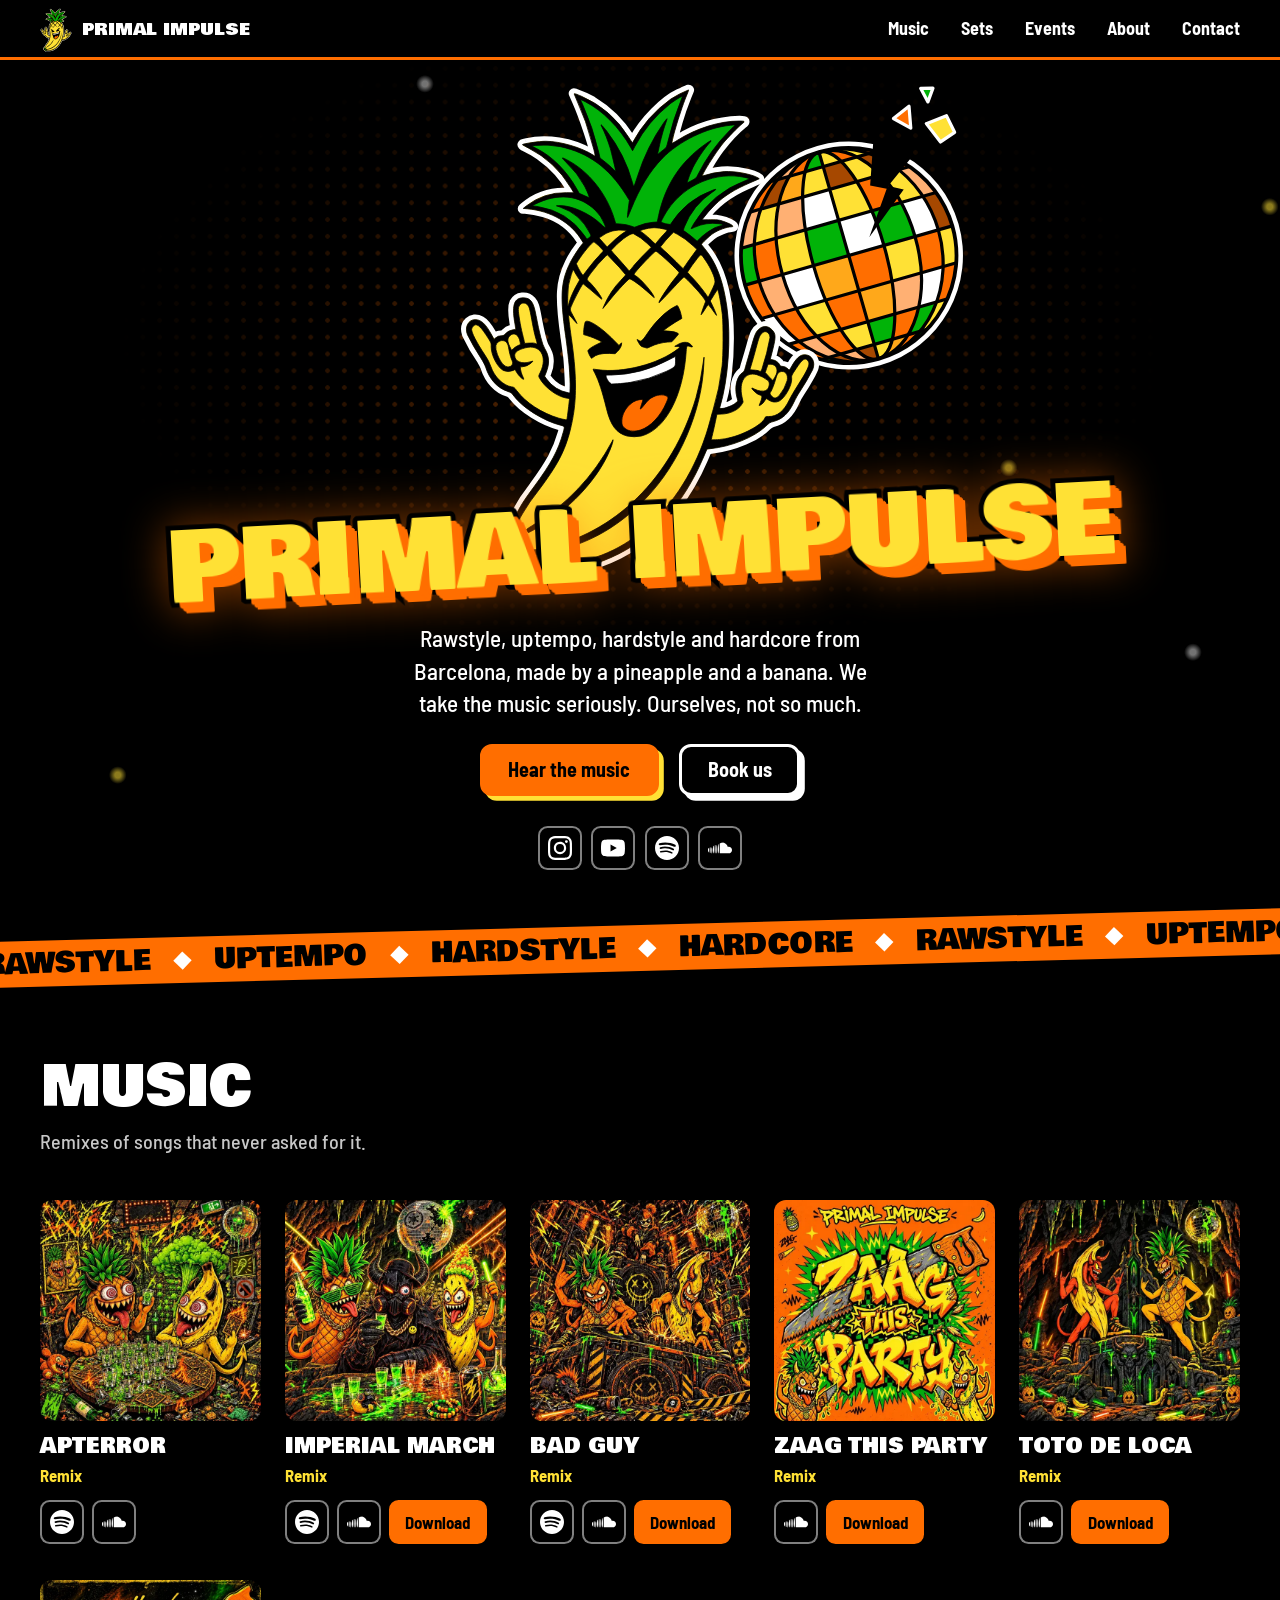
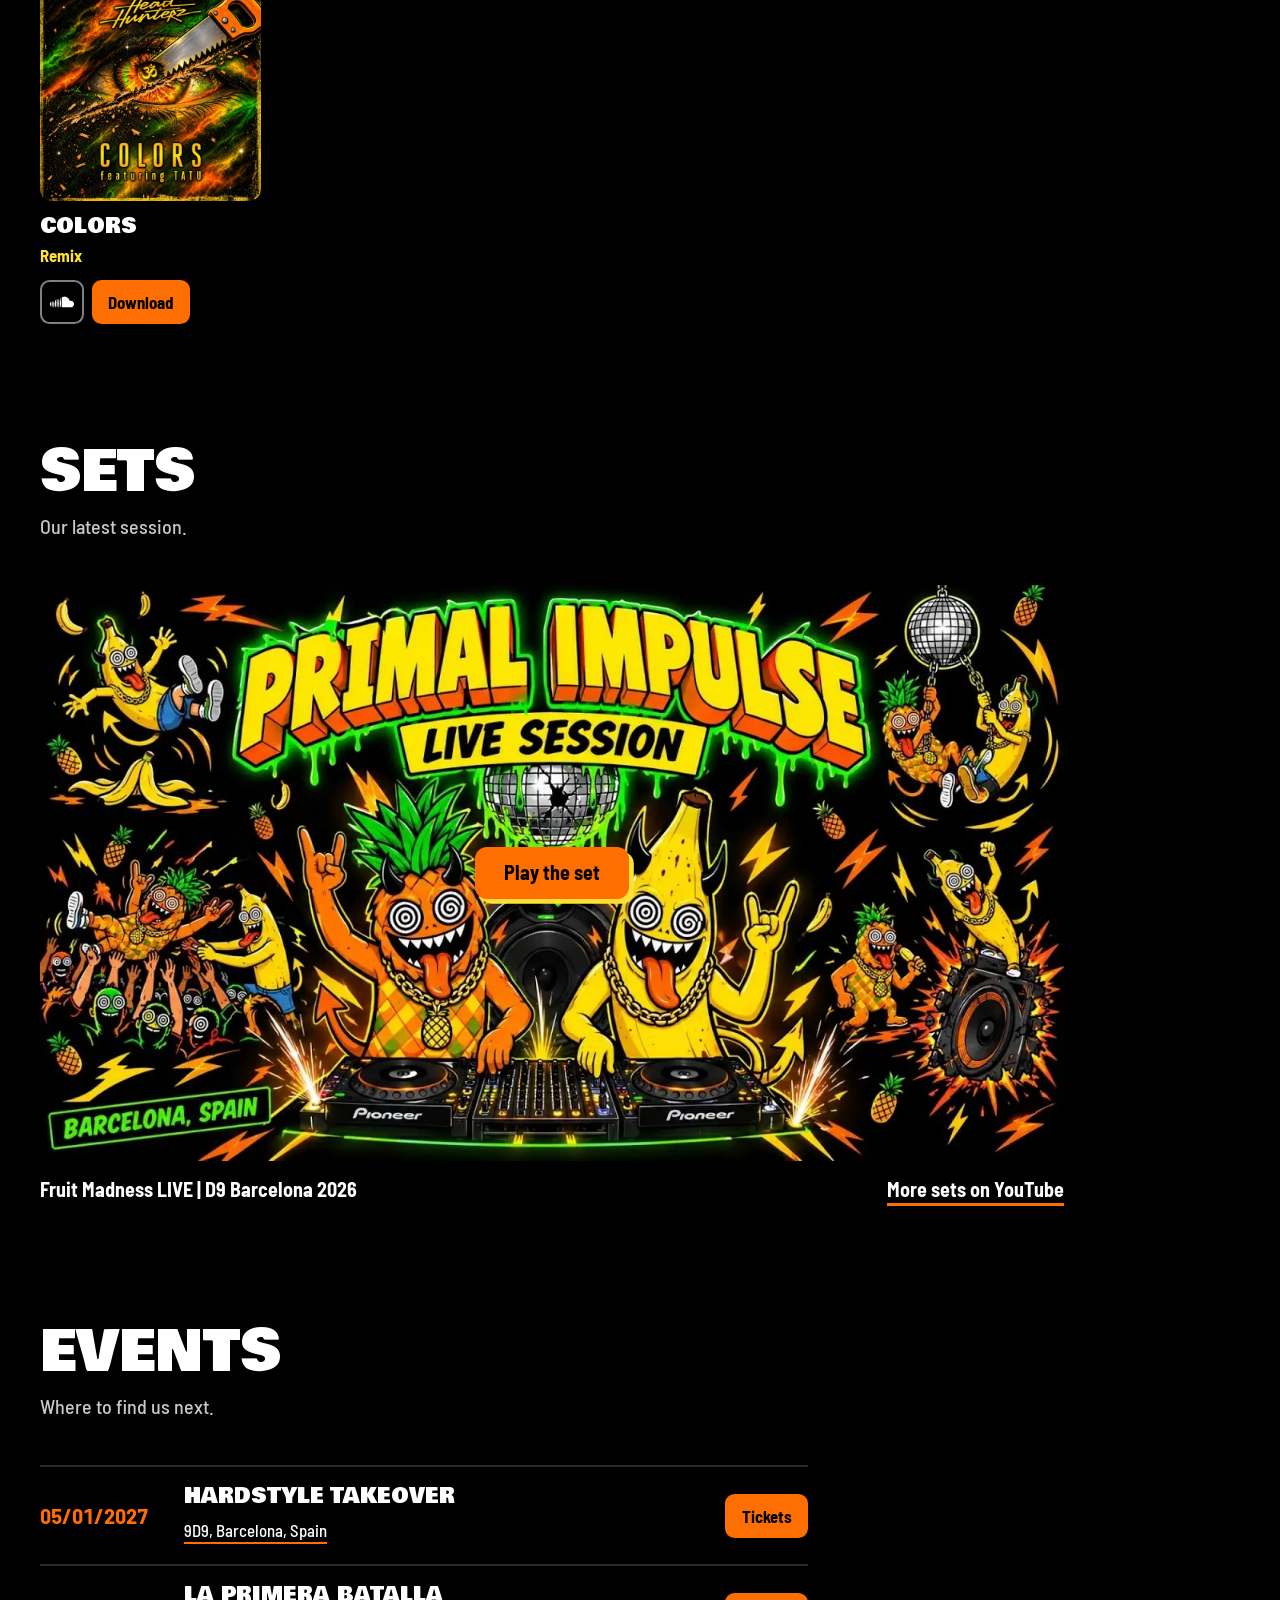
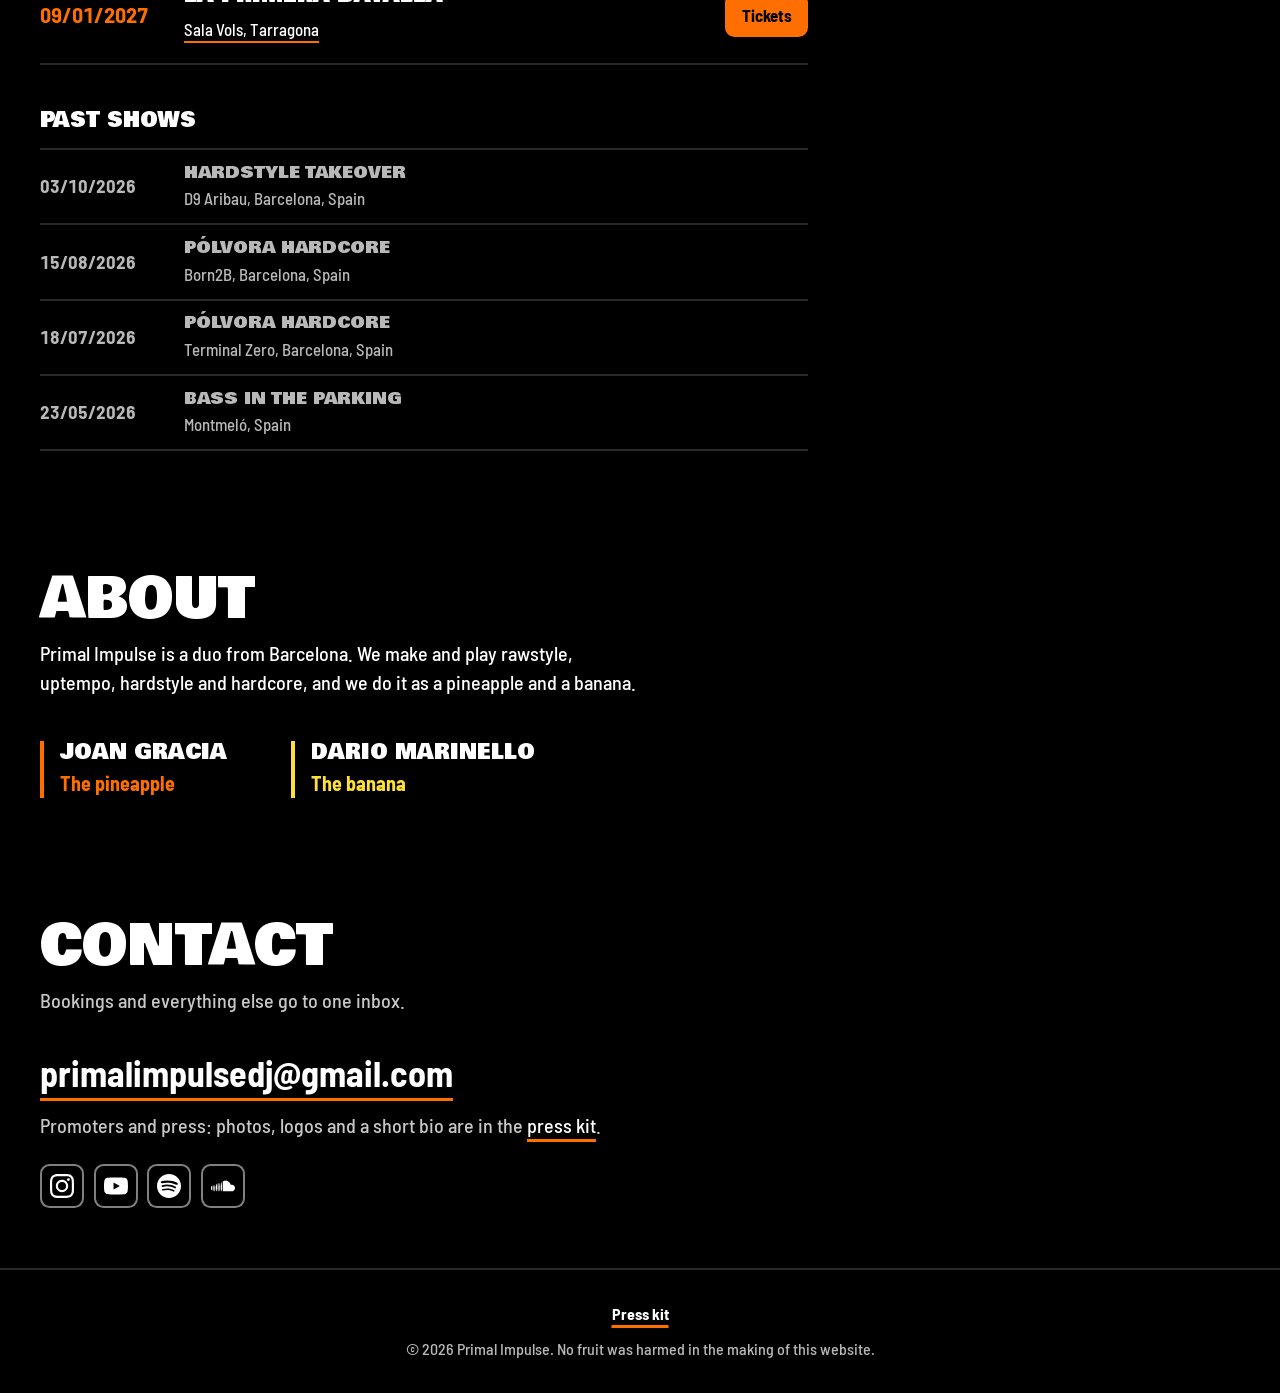
<file: index.html>
<!doctype html>
<html lang="en">
<head>
  <meta charset="utf-8">
  <meta name="viewport" content="width=device-width, initial-scale=1, viewport-fit=cover">
  <title>Primal Impulse | Rawstyle, uptempo, hardstyle and hardcore duo from Barcelona</title>
  <meta name="description" content="Primal Impulse is a Barcelona rawstyle, uptempo, hardstyle and hardcore duo fronted by a pineapple and a banana. Music, free downloads, DJ sets, events and bookings.">
  <link rel="canonical" href="https://primalimpulse.github.io/">
  <meta property="og:type" content="website">
  <meta property="og:site_name" content="Primal Impulse">
  <meta property="og:title" content="Primal Impulse">
  <meta property="og:description" content="Rawstyle, uptempo, hardstyle and hardcore from Barcelona, made by a pineapple and a banana.">
  <meta property="og:url" content="https://primalimpulse.github.io/">
  <meta property="og:image" content="https://primalimpulse.github.io/assets/og.jpg">
  <meta property="og:image:width" content="1200">
  <meta property="og:image:height" content="630">
  <meta property="og:image:alt" content="The Primal Impulse logo: the name in yellow lettering with the mascot between the two words">
  <meta name="twitter:card" content="summary_large_image">
  <meta name="theme-color" content="#000000">
  <link rel="icon" href="assets/mascot.svg" type="image/svg+xml">
  <link rel="apple-touch-icon" href="assets/apple-touch-icon.png">
  <link rel="preload" href="assets/fonts/bowlby-one.woff2" as="font" type="font/woff2" crossorigin>
  <link rel="stylesheet" href="css/style.css?v=20">
</head>
<body>

  <!-- Single-colour brand icons, reused by the social links -->
  <svg width="0" height="0" style="position:absolute" aria-hidden="true" focusable="false">
    <symbol id="icon-instagram" viewBox="0 0 24 24"><path d="M7.0301.084c-1.2768.0602-2.1487.264-2.911.5634-.7888.3075-1.4575.72-2.1228 1.3877-.6652.6677-1.075 1.3368-1.3802 2.127-.2954.7638-.4956 1.6365-.552 2.914-.0564 1.2775-.0689 1.6882-.0626 4.947.0062 3.2586.0206 3.6671.0825 4.9473.061 1.2765.264 2.1482.5635 2.9107.308.7889.72 1.4573 1.388 2.1228.6679.6655 1.3365 1.0743 2.1285 1.38.7632.295 1.6361.4961 2.9134.552 1.2773.056 1.6884.069 4.9462.0627 3.2578-.0062 3.668-.0207 4.9478-.0814 1.28-.0607 2.147-.2652 2.9098-.5633.7889-.3086 1.4578-.72 2.1228-1.3881.665-.6682 1.0745-1.3378 1.3795-2.1284.2957-.7632.4966-1.636.552-2.9124.056-1.2809.0692-1.6898.063-4.948-.0063-3.2583-.021-3.6668-.0817-4.9465-.0607-1.2797-.264-2.1487-.5633-2.9117-.3084-.7889-.72-1.4568-1.3876-2.1228C21.2982 1.33 20.628.9208 19.8378.6165 19.074.321 18.2017.1197 16.9244.0645 15.6471.0093 15.236-.005 11.977.0014 8.718.0076 8.31.0215 7.0301.0839m.1402 21.6932c-1.17-.0509-1.8053-.2453-2.2287-.408-.5606-.216-.96-.4771-1.3819-.895-.422-.4178-.6811-.8186-.9-1.378-.1644-.4234-.3624-1.058-.4171-2.228-.0595-1.2645-.072-1.6442-.079-4.848-.007-3.2037.0053-3.583.0607-4.848.05-1.169.2456-1.805.408-2.2282.216-.5613.4762-.96.895-1.3816.4188-.4217.8184-.6814 1.3783-.9003.423-.1651 1.0575-.3614 2.227-.4171 1.2655-.06 1.6447-.072 4.848-.079 3.2033-.007 3.5835.005 4.8495.0608 1.169.0508 1.8053.2445 2.228.408.5608.216.96.4754 1.3816.895.4217.4194.6816.8176.9005 1.3787.1653.4217.3617 1.056.4169 2.2263.0602 1.2655.0739 1.645.0796 4.848.0058 3.203-.0055 3.5834-.061 4.848-.051 1.17-.245 1.8055-.408 2.2294-.216.5604-.4763.96-.8954 1.3814-.419.4215-.8181.6811-1.3783.9-.4224.1649-1.0577.3617-2.2262.4174-1.2656.0595-1.6448.072-4.8493.079-3.2045.007-3.5825-.006-4.848-.0608M16.953 5.5864A1.44 1.44 0 1 0 18.39 4.144a1.44 1.44 0 0 0-1.437 1.4424M5.8385 12.012c.0067 3.4032 2.7706 6.1557 6.173 6.1493 3.4026-.0065 6.157-2.7701 6.1506-6.1733-.0065-3.4032-2.771-6.1565-6.174-6.1498-3.403.0067-6.156 2.771-6.1496 6.1738M8 12.0077a4 4 0 1 1 4.008 3.9921A3.9996 3.9996 0 0 1 8 12.0077"/></symbol>
    <symbol id="icon-youtube" viewBox="0 0 24 24"><path d="M23.498 6.186a3.016 3.016 0 0 0-2.122-2.136C19.505 3.545 12 3.545 12 3.545s-7.505 0-9.377.505A3.017 3.017 0 0 0 .502 6.186C0 8.07 0 12 0 12s0 3.93.502 5.814a3.016 3.016 0 0 0 2.122 2.136c1.871.505 9.376.505 9.376.505s7.505 0 9.377-.505a3.015 3.015 0 0 0 2.122-2.136C24 15.93 24 12 24 12s0-3.93-.502-5.814zM9.545 15.568V8.432L15.818 12l-6.273 3.568z"/></symbol>
    <symbol id="icon-spotify" viewBox="0 0 24 24"><path d="M12 0C5.4 0 0 5.4 0 12s5.4 12 12 12 12-5.4 12-12S18.66 0 12 0zm5.521 17.34c-.24.359-.66.48-1.021.24-2.82-1.74-6.36-2.101-10.561-1.141-.418.122-.779-.179-.899-.539-.12-.421.18-.78.54-.9 4.56-1.021 8.52-.6 11.64 1.32.42.18.479.659.301 1.02zm1.44-3.3c-.301.42-.841.6-1.262.3-3.239-1.98-8.159-2.58-11.939-1.38-.479.12-1.02-.12-1.14-.6-.12-.48.12-1.021.6-1.141C9.6 9.9 15 10.561 18.72 12.84c.361.181.54.78.241 1.2zm.12-3.36C15.24 8.4 8.82 8.16 5.16 9.301c-.6.179-1.2-.181-1.38-.721-.18-.601.18-1.2.72-1.381 4.26-1.26 11.28-1.02 15.721 1.621.539.3.719 1.02.419 1.56-.299.421-1.02.599-1.559.3z"/></symbol>
    <symbol id="icon-soundcloud" viewBox="0 0 24 24"><path d="M23.999 14.165c-.052 1.796-1.612 3.169-3.4 3.169h-8.18a.68.68 0 0 1-.675-.683V7.862a.747.747 0 0 1 .452-.724s.75-.513 2.333-.513a5.364 5.364 0 0 1 2.763.755 5.433 5.433 0 0 1 2.57 3.54c.282-.08.574-.121.868-.12.884 0 1.73.358 2.347.992s.948 1.49.922 2.373ZM10.721 8.421c.247 2.98.427 5.697 0 8.672a.264.264 0 0 1-.53 0c-.395-2.946-.22-5.718 0-8.672a.264.264 0 0 1 .53 0ZM9.072 9.448c.285 2.659.37 4.986-.006 7.655a.277.277 0 0 1-.55 0c-.331-2.63-.256-5.02 0-7.655a.277.277 0 0 1 .556 0Zm-1.663-.257c.27 2.726.39 5.171 0 7.904a.266.266 0 0 1-.532 0c-.38-2.69-.257-5.21 0-7.904a.266.266 0 0 1 .532 0Zm-1.647.77a26.108 26.108 0 0 1-.008 7.147.272.272 0 0 1-.542 0 27.955 27.955 0 0 1 0-7.147.275.275 0 0 1 .55 0Zm-1.67 1.769c.421 1.865.228 3.5-.029 5.388a.257.257 0 0 1-.514 0c-.21-1.858-.398-3.549 0-5.389a.272.272 0 0 1 .543 0Zm-1.655-.273c.388 1.897.26 3.508-.01 5.412-.026.28-.514.283-.54 0-.244-1.878-.347-3.54-.01-5.412a.283.283 0 0 1 .56 0Zm-1.668.911c.4 1.268.257 2.292-.026 3.572a.257.257 0 0 1-.514 0c-.241-1.262-.354-2.312-.023-3.572a.283.283 0 0 1 .563 0Z"/></symbol>
  </svg>

  <header class="nav">
    <a class="nav__brand" href="#top" aria-label="Primal Impulse, back to top">
      <img src="assets/mascot.svg" alt="" width="713" height="972">
      <span>Primal Impulse</span>
    </a>
    <nav class="nav__links" aria-label="Sections">
      <a href="#music">Music</a>
      <a href="#sets">Sets</a>
      <a href="#events">Events</a>
      <a href="#about">About</a>
      <a href="#contact">Contact</a>
    </nav>
  </header>

  <main id="top">

    <section class="hero" aria-labelledby="hero-title">
      <div class="hero__scene">
        <img class="hero__ball" src="assets/discoball.svg" alt="" width="540" height="580">
        <div class="hero__mascot">
          <img src="assets/mascot.svg" width="713" height="972" fetchpriority="high"
               alt="The Primal Impulse mascot: a laughing banana with a pineapple crown, throwing rock horns with both hands">
        </div>
      </div>

      <h1 class="hero__title" id="hero-title"><span>Primal</span> <span>Impulse</span></h1>

      <p class="hero__lede">
        Rawstyle, uptempo, hardstyle and hardcore from Barcelona, made by a pineapple and a banana.
        We take the music seriously. Ourselves, not so much.
      </p>

      <div class="hero__actions">
        <a class="btn btn--primary" href="#music">Hear the music</a>
        <a class="btn" href="#contact">Book us</a>
      </div>

      <ul class="hero__social" aria-label="Primal Impulse elsewhere">
        <li><a class="btn btn--small btn--icon" href="https://www.instagram.com/primalimpulsedj" target="_blank" rel="noopener" title="Instagram" aria-label="Primal Impulse on Instagram"><svg aria-hidden="true" focusable="false"><use href="#icon-instagram"/></svg></a></li>
        <li><a class="btn btn--small btn--icon" href="https://www.youtube.com/@PRIMALIMPULSEDJ" target="_blank" rel="noopener" title="YouTube" aria-label="Primal Impulse on YouTube"><svg aria-hidden="true" focusable="false"><use href="#icon-youtube"/></svg></a></li>
        <li><a class="btn btn--small btn--icon" href="https://open.spotify.com/artist/1FzUGT1ucBo6iSFacifSu4" target="_blank" rel="noopener" title="Spotify" aria-label="Primal Impulse on Spotify"><svg aria-hidden="true" focusable="false"><use href="#icon-spotify"/></svg></a></li>
        <li><a class="btn btn--small btn--icon" href="https://soundcloud.com/primalimpulsedj" target="_blank" rel="noopener" title="SoundCloud" aria-label="Primal Impulse on SoundCloud"><svg aria-hidden="true" focusable="false"><use href="#icon-soundcloud"/></svg></a></li>
      </ul>
    </section>

    <!-- Decorative: the four styles are already in the hero text above -->
    <div class="ticker" aria-hidden="true">
      <div class="ticker__band">
        <div class="ticker__group"><span>Rawstyle</span><span>Uptempo</span><span>Hardstyle</span><span>Hardcore</span><span>Rawstyle</span><span>Uptempo</span><span>Hardstyle</span><span>Hardcore</span><span>Rawstyle</span><span>Uptempo</span><span>Hardstyle</span><span>Hardcore</span></div>
        <div class="ticker__group"><span>Rawstyle</span><span>Uptempo</span><span>Hardstyle</span><span>Hardcore</span><span>Rawstyle</span><span>Uptempo</span><span>Hardstyle</span><span>Hardcore</span><span>Rawstyle</span><span>Uptempo</span><span>Hardstyle</span><span>Hardcore</span></div>
      </div>
    </div>

    <section class="section" id="music" aria-labelledby="music-title">
      <h2 class="section__title" id="music-title">Music</h2>
      <p class="section__intro">Remixes of songs that never asked for it.</p>
      <ul class="tracks" id="track-list"></ul>
      <noscript>
        <p class="section__intro">
          The track list needs JavaScript. Everything is also on
          <a href="https://soundcloud.com/primalimpulsedj">SoundCloud</a> and
          <a href="https://open.spotify.com/artist/1FzUGT1ucBo6iSFacifSu4">Spotify</a>.
        </p>
      </noscript>
    </section>

    <section class="section" id="sets" aria-labelledby="sets-title">
      <h2 class="section__title" id="sets-title">Sets</h2>
      <p class="section__intro">Our latest session.</p>
      <div class="set" id="set-player"></div>
      <p class="set__caption">
        <span id="set-title"></span>
        <a href="https://www.youtube.com/@PRIMALIMPULSEDJ" target="_blank" rel="noopener">More sets on YouTube</a>
      </p>
      <noscript>
        <p class="section__intro">
          The player needs JavaScript. Watch the sets on
          <a href="https://www.youtube.com/@PRIMALIMPULSEDJ">YouTube</a>.
        </p>
      </noscript>
    </section>

    <section class="section" id="events" aria-labelledby="events-title">
      <h2 class="section__title" id="events-title">Events</h2>
      <p class="section__intro">Where to find us next.</p>
      <ol class="events" id="events-upcoming"></ol>
      <p class="events__empty" id="events-empty" hidden>
        Nothing on the calendar right now. You could fix that: <a href="#contact">book us</a>.
      </p>
      <div id="events-past-wrap" hidden>
        <h3 class="events__past-title">Past shows</h3>
        <ol class="events events--past" id="events-past"></ol>
      </div>
      <noscript>
        <p class="section__intro">
          The show list needs JavaScript. Dates are also announced on
          <a href="https://www.instagram.com/primalimpulsedj">Instagram</a>.
        </p>
      </noscript>
    </section>

    <section class="section" id="about" aria-labelledby="about-title">
      <h2 class="section__title" id="about-title">About</h2>
      <p class="section__intro about__text">
        Primal Impulse is a duo from Barcelona. We make and play rawstyle, uptempo, hardstyle and hardcore,
        and we do it as a pineapple and a banana.
      </p>
      <ul class="members">
        <li class="member member--pineapple">
          <span class="member__name">Joan Gracia</span>
          <span class="member__role">The pineapple</span>
        </li>
        <li class="member member--banana">
          <span class="member__name">Dario Marinello</span>
          <span class="member__role">The banana</span>
        </li>
      </ul>
    </section>

    <section class="section" id="contact" aria-labelledby="contact-title">
      <h2 class="section__title" id="contact-title">Contact</h2>
      <p class="section__intro">Bookings and everything else go to one inbox.</p>
      <p class="contact__email"><a href="mailto:primalimpulsedj@gmail.com">primalimpulsedj@gmail.com</a></p>
      <p class="section__intro">Promoters and press: photos, logos and a short bio are in the <a href="press.html">press kit</a>.</p>
      <ul class="contact__social" aria-label="Primal Impulse elsewhere">
        <li><a class="btn btn--small btn--icon" href="https://www.instagram.com/primalimpulsedj" target="_blank" rel="noopener" title="Instagram" aria-label="Primal Impulse on Instagram"><svg aria-hidden="true" focusable="false"><use href="#icon-instagram"/></svg></a></li>
        <li><a class="btn btn--small btn--icon" href="https://www.youtube.com/@PRIMALIMPULSEDJ" target="_blank" rel="noopener" title="YouTube" aria-label="Primal Impulse on YouTube"><svg aria-hidden="true" focusable="false"><use href="#icon-youtube"/></svg></a></li>
        <li><a class="btn btn--small btn--icon" href="https://open.spotify.com/artist/1FzUGT1ucBo6iSFacifSu4" target="_blank" rel="noopener" title="Spotify" aria-label="Primal Impulse on Spotify"><svg aria-hidden="true" focusable="false"><use href="#icon-spotify"/></svg></a></li>
        <li><a class="btn btn--small btn--icon" href="https://soundcloud.com/primalimpulsedj" target="_blank" rel="noopener" title="SoundCloud" aria-label="Primal Impulse on SoundCloud"><svg aria-hidden="true" focusable="false"><use href="#icon-soundcloud"/></svg></a></li>
      </ul>
    </section>

  </main>

  <footer class="footer">
    <p><a href="press.html">Press kit</a></p>
    <p>© 2026 Primal Impulse. No fruit was harmed in the making of this website.</p>
  </footer>

  <script src="js/data.js?v=20"></script>
  <script src="js/main.js?v=20"></script>
  <script data-goatcounter="https://primal-impulse.goatcounter.com/count" async src="https://gc.zgo.at/count.js"></script>

</body>
</html>
</file>
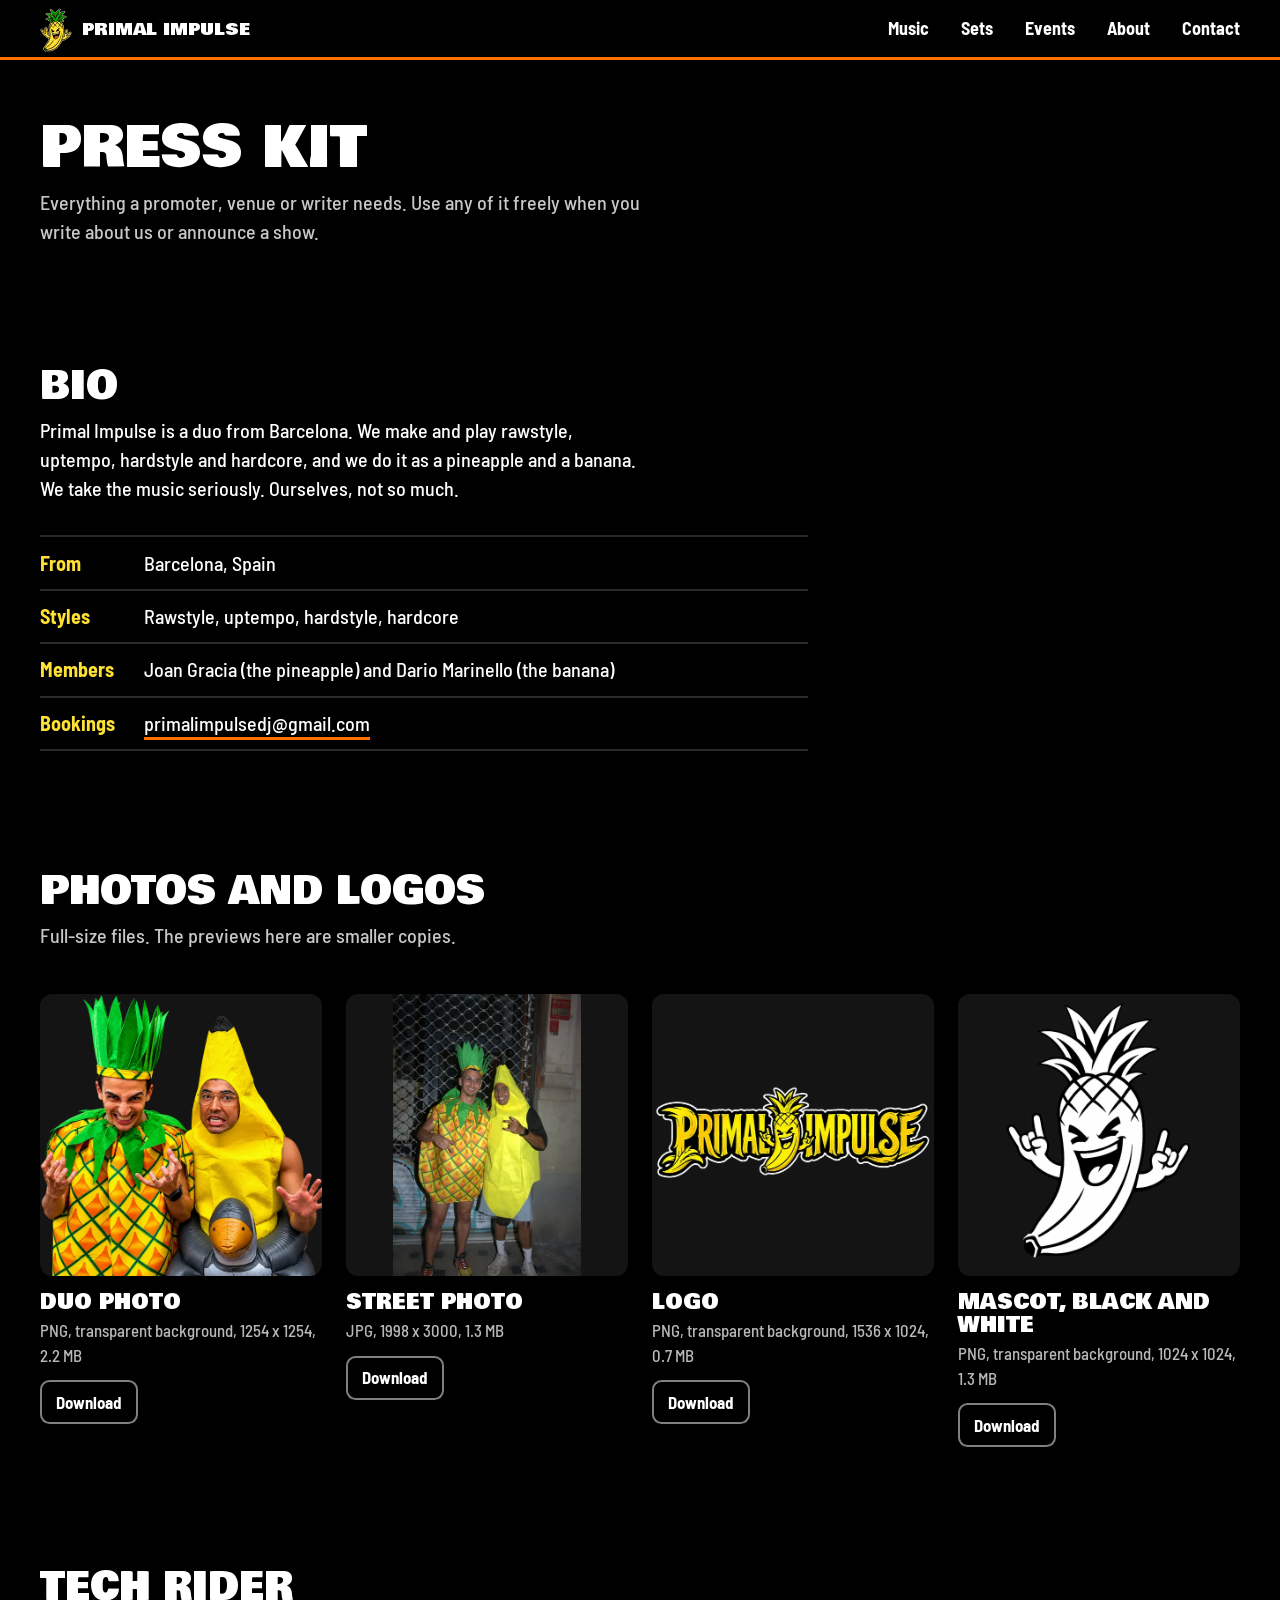
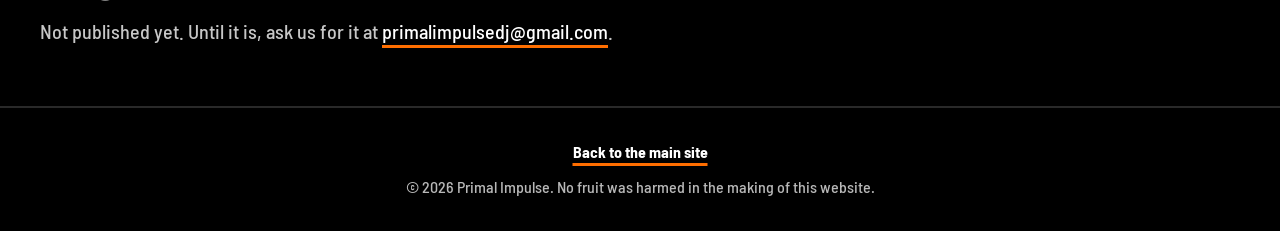
<file: press.html>
<!doctype html>
<html lang="en">
<head>
  <meta charset="utf-8">
  <meta name="viewport" content="width=device-width, initial-scale=1, viewport-fit=cover">
  <title>Press kit | Primal Impulse</title>
  <meta name="description" content="Press kit for Primal Impulse, the Barcelona rawstyle, uptempo, hardstyle and hardcore duo: bio, photos, logos and booking contact.">
  <link rel="canonical" href="https://primalimpulse.github.io/press.html">
  <meta property="og:type" content="website">
  <meta property="og:site_name" content="Primal Impulse">
  <meta property="og:title" content="Press kit | Primal Impulse">
  <meta property="og:description" content="Bio, photos, logos and booking contact for Primal Impulse.">
  <meta property="og:url" content="https://primalimpulse.github.io/press.html">
  <meta property="og:image" content="https://primalimpulse.github.io/assets/og.jpg">
  <meta property="og:image:width" content="1200">
  <meta property="og:image:height" content="630">
  <meta property="og:image:alt" content="The Primal Impulse logo: the name in yellow lettering with the mascot between the two words">
  <meta name="twitter:card" content="summary_large_image">
  <meta name="theme-color" content="#000000">
  <link rel="icon" href="assets/mascot.svg" type="image/svg+xml">
  <link rel="apple-touch-icon" href="assets/apple-touch-icon.png">
  <link rel="preload" href="assets/fonts/bowlby-one.woff2" as="font" type="font/woff2" crossorigin>
  <link rel="stylesheet" href="css/style.css?v=20">
</head>
<body>

  <header class="nav">
    <a class="nav__brand" href="index.html" aria-label="Primal Impulse, home">
      <img src="assets/mascot.svg" alt="" width="713" height="972">
      <span>Primal Impulse</span>
    </a>
    <nav class="nav__links" aria-label="Sections">
      <a href="index.html#music">Music</a>
      <a href="index.html#sets">Sets</a>
      <a href="index.html#events">Events</a>
      <a href="index.html#about">About</a>
      <a href="index.html#contact">Contact</a>
    </nav>
  </header>

  <main id="top">

    <section class="section" aria-labelledby="press-title">
      <h1 class="section__title" id="press-title">Press kit</h1>
      <p class="section__intro">
        Everything a promoter, venue or writer needs. Use any of it freely when you write about us or announce a show.
      </p>
    </section>

    <section class="section" id="bio" aria-labelledby="bio-title">
      <h2 class="section__title section__title--small" id="bio-title">Bio</h2>
      <p class="section__intro about__text">
        Primal Impulse is a duo from Barcelona. We make and play rawstyle, uptempo, hardstyle and hardcore,
        and we do it as a pineapple and a banana. We take the music seriously. Ourselves, not so much.
      </p>
      <dl class="facts">
        <div><dt>From</dt><dd>Barcelona, Spain</dd></div>
        <div><dt>Styles</dt><dd>Rawstyle, uptempo, hardstyle, hardcore</dd></div>
        <div><dt>Members</dt><dd>Joan Gracia (the pineapple) and Dario Marinello (the banana)</dd></div>
        <div><dt>Bookings</dt><dd><a href="mailto:primalimpulsedj@gmail.com">primalimpulsedj@gmail.com</a></dd></div>
      </dl>
    </section>

    <section class="section" id="photos" aria-labelledby="photos-title">
      <h2 class="section__title section__title--small" id="photos-title">Photos and logos</h2>
      <p class="section__intro">Full-size files. The previews here are smaller copies.</p>
      <ul class="kit">
        <li class="kit__item">
          <img class="kit__preview" src="assets/press/primal-impulse-duo-preview.webp" width="640" height="640" loading="lazy" decoding="async"
               alt="Primal Impulse in costume, snarling at the camera: one dressed as a pineapple, the other as a banana riding an inflatable penguin">
          <h3 class="kit__title">Duo photo</h3>
          <p class="kit__meta">PNG, transparent background, 1254 x 1254, 2.2 MB</p>
          <a class="btn btn--small" href="assets/press/primal-impulse-duo.png" download aria-label="Download the duo photo">Download</a>
        </li>
        <li class="kit__item">
          <img class="kit__preview" src="assets/press/primal-impulse-photo-preview.webp" width="426" height="640" loading="lazy" decoding="async"
               alt="Primal Impulse standing in a street at night in their pineapple and banana costumes, smiling">
          <h3 class="kit__title">Street photo</h3>
          <p class="kit__meta">JPG, 1998 x 3000, 1.3 MB</p>
          <a class="btn btn--small" href="assets/press/primal-impulse-photo.jpg" download aria-label="Download the street photo">Download</a>
        </li>
        <li class="kit__item">
          <img class="kit__preview" src="assets/press/primal-impulse-logo-preview.webp" width="640" height="427" loading="lazy" decoding="async"
               alt="The Primal Impulse logo: the name in yellow lettering with the mascot between the two words">
          <h3 class="kit__title">Logo</h3>
          <p class="kit__meta">PNG, transparent background, 1536 x 1024, 0.7 MB</p>
          <a class="btn btn--small" href="assets/press/primal-impulse-logo.png" download aria-label="Download the logo">Download</a>
        </li>
        <li class="kit__item">
          <img class="kit__preview" src="assets/press/primal-impulse-icon-preview.webp" width="640" height="640" loading="lazy" decoding="async"
               alt="The Primal Impulse mascot in black and white: a laughing banana with a pineapple crown, throwing rock horns">
          <h3 class="kit__title">Mascot, black and white</h3>
          <p class="kit__meta">PNG, transparent background, 1024 x 1024, 1.3 MB</p>
          <a class="btn btn--small" href="assets/press/primal-impulse-icon.png" download aria-label="Download the black and white mascot">Download</a>
        </li>
      </ul>
    </section>

    <section class="section" id="rider" aria-labelledby="rider-title">
      <h2 class="section__title section__title--small" id="rider-title">Tech rider</h2>
      <p class="section__intro">
        Not published yet. Until it is, ask us for it at
        <a href="mailto:primalimpulsedj@gmail.com">primalimpulsedj@gmail.com</a>.
      </p>
    </section>

  </main>

  <footer class="footer">
    <p><a href="index.html">Back to the main site</a></p>
    <p>© 2026 Primal Impulse. No fruit was harmed in the making of this website.</p>
  </footer>

  <script data-goatcounter="https://primal-impulse.goatcounter.com/count" async src="https://gc.zgo.at/count.js"></script>
</body>
</html>
</file>
<file: css/style.css>
/* Primal Impulse
   Palette is fixed: these five colours only. Tints are made with alpha, never new hues. */

@font-face {
  font-family: "Bowlby One";
  src: url("../assets/fonts/bowlby-one.woff2") format("woff2");
  font-weight: 400;
  font-display: swap;
}
@font-face {
  font-family: "Barlow Semi Condensed";
  src: url("../assets/fonts/barlow-semi-condensed-500.woff2") format("woff2");
  font-weight: 500;
  font-display: swap;
}
@font-face {
  font-family: "Barlow Semi Condensed";
  src: url("../assets/fonts/barlow-semi-condensed-700.woff2") format("woff2");
  font-weight: 700;
  font-display: swap;
}

/* ---------- Tokens ---------- */

:root {
  --black: #000000;
  --white: #ffffff;
  --orange: #ff6e00;
  --green: #01b308;
  --yellow: #ffe135;

  --font-display: "Bowlby One", "Arial Black", Impact, sans-serif;
  --font-text: "Barlow Semi Condensed", "Arial Narrow", system-ui, sans-serif;

  --beat: 0.4s;                         /* one beat at 150 BPM */
  --gutter: clamp(1rem, 4vw, 2.5rem);
  --nav-h: 3.75rem;
  --safe-top: env(safe-area-inset-top, 0px);

  color-scheme: dark;
  box-sizing: border-box;
  padding-top: var(--safe-top);
  padding-bottom: env(safe-area-inset-bottom, 0px);
}

*, *::before, *::after { box-sizing: inherit; }

html {
  scroll-behavior: smooth;
  scroll-padding-top: calc(var(--nav-h) + var(--safe-top));
  -webkit-text-size-adjust: 100%;
}

body {
  margin: 0;
  background: var(--black);
  color: var(--white);
  font: 500 1.25rem/1.45 var(--font-text);
}

/* Keeps content from showing under a phone's status bar while scrolling */
body::before {
  content: "";
  position: fixed;
  inset: 0 0 auto;
  height: var(--safe-top);
  background: var(--black);
  z-index: 10;
}

img { display: block; max-width: 100%; }

:focus-visible {
  outline: 3px solid var(--yellow);
  outline-offset: 3px;
  border-radius: 0.25rem;
}

/* ---------- Nav ---------- */

.nav {
  position: sticky;
  top: var(--safe-top);
  z-index: 10;
  display: flex;
  align-items: center;
  justify-content: space-between;
  gap: 1rem;
  height: var(--nav-h);
  padding: 0 var(--gutter);
  background: var(--black);
}

.nav__brand {
  display: flex;
  align-items: center;
  gap: 0.6rem;
  flex: none;
  color: var(--white);
  font: 400 1.05rem/1 var(--font-display);
  text-transform: uppercase;
  text-decoration: none;
}
.nav__brand img { height: 2.75rem; width: auto; }

.nav__links {
  display: flex;
  gap: clamp(0.9rem, 3vw, 2rem);
  overflow-x: auto;
  scrollbar-width: none;
}
.nav__links a {
  padding: 0.35rem 0;
  border-bottom: 3px solid transparent;
  color: var(--white);
  font-size: 1.125rem;
  font-weight: 700;
  text-decoration: none;
  white-space: nowrap;
}
.nav__links a:hover { border-bottom-color: var(--orange); }

@media (max-width: 40rem) {
  .nav__brand span { display: none; }
}

/* ---------- Hero ---------- */

.hero {
  --mascot-h: clamp(15rem, 44svh, 37rem);
  position: relative;
  display: flex;
  flex-direction: column;
  align-items: center;
  justify-content: center;
  padding: clamp(0.5rem, 2svh, 1.5rem) var(--gutter) clamp(1rem, 3svh, 2rem);
  text-align: center;
  overflow: clip;
}

/* Comic halftone, fading out around the mascot */
.hero::before {
  content: "";
  position: absolute;
  inset: 0;
  pointer-events: none;
  background: radial-gradient(circle, rgb(255 110 0 / 0.36) 0 0.13rem, transparent 0.15rem) 0 0 / 1.05rem 1.05rem;
  -webkit-mask-image: radial-gradient(ellipse 52% 48% at 50% 34%, #000 8%, transparent 78%);
          mask-image: radial-gradient(ellipse 52% 48% at 50% 34%, #000 8%, transparent 78%);
}

.hero > * { position: relative; z-index: 1; }

.hero__scene {
  height: var(--mascot-h);
  aspect-ratio: 5 / 4;
  max-width: 100%;
}

.hero__ball {
  position: absolute;
  top: 0;
  right: -8%;
  height: 62%;
  width: auto;
  max-width: none;
  transition: transform calc(var(--beat) * 2) ease-in-out;
}

.hero__mascot {
  position: relative;
  display: grid;
  place-items: center;
  height: 100%;
}
.hero__mascot img {
  height: var(--mascot-h);
  width: auto;
  transform-origin: 50% 100%;
}

/* The title sits in front of the mascot, who rises from behind it */
.hero .hero__title {
  z-index: 2;
  margin: calc(var(--mascot-h) * -0.16) 0 0;
  font: 400 clamp(3.2rem, 7.6vw, 7rem)/0.92 var(--font-display);
  text-transform: uppercase;
  color: var(--yellow);
  -webkit-text-stroke: 0.1em var(--black);
  paint-order: stroke fill;
  text-shadow:
    0.05em 0.05em 0 var(--orange),
    0.065em 0.065em 0 var(--orange),
    0.08em 0.08em 0 var(--orange),
    0.095em 0.095em 0 var(--orange),
    0.11em 0.11em 0 var(--orange);
  filter: drop-shadow(0 0 0.22em rgb(255 110 0 / 0.45));
  transform: rotate(-3deg);
}

@media (max-width: 40rem) {
  .hero .hero__title { font-size: 17vw; }
  .hero__title span { display: block; }
}
@media (min-width: 48rem) {
  .hero { --mascot-h: clamp(17rem, 56svh, 38rem); }
}

.hero__lede {
  max-width: 38rem;
  margin: clamp(1.25rem, 3.5svh, 2.25rem) 0 0;
  font-size: clamp(1.2rem, 1rem + 0.7vw, 1.45rem);
  line-height: 1.4;
  text-wrap: balance;
}

.hero__actions {
  display: flex;
  flex-wrap: wrap;
  justify-content: center;
  gap: 1rem 1.25rem;
  margin-top: 1.5rem;
}

.hero__social,
.contact__social {
  display: flex;
  flex-wrap: wrap;
  justify-content: center;
  gap: 0.6rem;
  margin: 1.9rem 0 0;
  padding: 0;
  list-style: none;
  font-size: 1.125rem;
  font-weight: 700;
}
.hero__social a,
.contact__social a { color: var(--white); text-decoration: none; }
.contact__email a {
  color: var(--white);
  text-decoration: underline 3px var(--orange);
  text-underline-offset: 0.3em;
}
.hero__social a:hover,
.contact__social a:hover,
.contact__email a:hover { color: var(--yellow); }

/* ---------- Buttons ---------- */

.btn {
  display: inline-flex;
  align-items: center;
  justify-content: center;
  min-height: 3.25rem;
  padding: 0 1.6rem;
  border: 3px solid var(--white);
  border-radius: 0.75rem;
  background: var(--black);
  color: var(--white);
  font-size: 1.25rem;
  font-weight: 700;
  text-decoration: none;
  box-shadow: 0.3rem 0.3rem 0 var(--white);
  transition: transform 0.08s, box-shadow 0.08s;
}
.btn--primary {
  border-color: var(--orange);
  background: var(--orange);
  color: var(--black);
  box-shadow: 0.3rem 0.3rem 0 var(--yellow);
}
.btn:hover { transform: translate(-0.1rem, -0.1rem); box-shadow: 0.4rem 0.4rem 0 var(--white); }
.btn--primary:hover { box-shadow: 0.4rem 0.4rem 0 var(--yellow); }
.btn:active { transform: translate(0.3rem, 0.3rem); box-shadow: 0 0 0 var(--white); }
.btn--primary:active { box-shadow: 0 0 0 var(--yellow); }

.btn--small {
  min-height: 2.75rem;
  padding: 0 0.9rem;
  border-width: 2px;
  border-color: rgb(255 255 255 / 0.5);
  border-radius: 0.6rem;
  font-size: 1.05rem;
  box-shadow: none;
}
.btn--small:hover { transform: none; border-color: var(--orange); box-shadow: none; }
.btn--small:active { transform: none; box-shadow: none; }
.btn--small.btn--primary { border-color: var(--orange); }
.btn--icon { width: 2.75rem; padding: 0; }
.btn--icon svg { width: 1.5rem; height: 1.5rem; fill: currentColor; }
.btn--small.btn--primary:hover { border-color: var(--yellow); background: var(--yellow); }

/* ---------- Sections ---------- */

.section {
  max-width: 82rem;
  margin: 0 auto;
  padding: clamp(2rem, 5vw, 3.75rem) var(--gutter);
}
.section__title {
  margin: 0;
  font: 400 clamp(2.2rem, 1.6rem + 2.6vw, 3.5rem)/1 var(--font-display);
  text-transform: uppercase;
}
.section__title--small { font-size: clamp(1.7rem, 1.4rem + 1.4vw, 2.4rem); }
.section__intro {
  max-width: 38rem;
  margin: 0.75rem 0 0;
  color: rgb(255 255 255 / 0.78);
}
.section__intro a,
.set__caption a,
.events__empty a,
.facts a,
.footer a {
  color: var(--white);
  text-decoration: underline 3px var(--orange);
  text-underline-offset: 0.3em;
}

/* ---------- Music ---------- */

.tracks {
  display: grid;
  grid-template-columns: repeat(auto-fill, minmax(13rem, 1fr));
  gap: 2.25rem 1.5rem;
  margin: clamp(1.75rem, 4vw, 2.75rem) 0 0;
  padding: 0;
  list-style: none;
}

.track { min-width: 0; }

.track__cover {
  width: 100%;
  height: auto;
  aspect-ratio: 1;
  object-fit: cover;
  border-radius: 0.75rem;
  background: rgb(255 255 255 / 0.08);
}

.track__title {
  margin: 0.9rem 0 0;
  font: 400 1.3rem/1.1 var(--font-display);
  text-transform: uppercase;
  overflow-wrap: anywhere;
}

.track__tag {
  margin: 0.3rem 0 0;
  color: var(--yellow);
  font-size: 1.05rem;
  font-weight: 700;
}

.track__links {
  display: flex;
  flex-wrap: wrap;
  gap: 0.5rem;
  margin-top: 0.8rem;
}

/* Phones: one track per row, cover on the left */
@media (max-width: 40rem) {
  .tracks { grid-template-columns: 1fr; gap: 1.5rem; }
  .track {
    display: grid;
    grid-template-columns: 7rem 1fr;
    gap: 1rem;
    align-items: start;
  }
  .track__title { margin-top: 0; }
}

/* ---------- Sets ---------- */

.set {
  max-width: 64rem;
  aspect-ratio: 16 / 9;
  margin-top: clamp(1.75rem, 4vw, 2.75rem);
  border-radius: 0.75rem;
  position: relative;
  background: rgb(255 255 255 / 0.08);
  overflow: hidden;
}
.set iframe { position: absolute; inset: 0; width: 100%; height: 100%; border: 0; }

.set__poster {
  position: absolute;
  inset: 0;
  display: grid;
  place-items: center;
  text-decoration: none;
}
.set__poster img {
  position: absolute;
  inset: 0;
  width: 100%;
  height: 100%;
  object-fit: cover;
}
.set__poster .btn { position: relative; }
.set__poster:hover .btn { transform: translate(-0.1rem, -0.1rem); box-shadow: 0.4rem 0.4rem 0 var(--yellow); }
.set__poster:focus-visible { outline-offset: -6px; border-radius: 0.75rem; }

.set__caption {
  display: flex;
  flex-wrap: wrap;
  justify-content: space-between;
  gap: 0.5rem 1.5rem;
  max-width: 64rem;
  margin: 0.9rem 0 0;
  font-weight: 700;
}

/* ---------- Events ---------- */

.events {
  max-width: 48rem;
  margin: clamp(1.75rem, 4vw, 2.75rem) 0 0;
  padding: 0;
  list-style: none;
  border-bottom: 2px solid rgb(255 255 255 / 0.16);
}

.event {
  display: grid;
  grid-template-columns: 8rem 1fr auto;
  gap: 1rem;
  align-items: center;
  padding: 1.1rem 0;
  border-top: 2px solid rgb(255 255 255 / 0.16);
}

.event__date {
  color: var(--orange);
  font-weight: 700;
  font-size: 1.35rem;
  font-variant-numeric: tabular-nums;
  white-space: nowrap;
}

.event__name {
  margin: 0;
  font: 400 1.3rem/1.15 var(--font-display);
  text-transform: uppercase;
  overflow-wrap: anywhere;
}
.event__name--secret { display: flex; align-items: center; gap: 0.5rem; }
.event__guard { width: auto; height: 2.6rem; transform-origin: 50% 100%; }
.event__lock { width: auto; height: 1.6rem; }
.event__note { margin: 0.25rem 0 0; color: rgb(255 255 255 / 0.72); font-size: 1.05rem; }
.event__note a {
  display: inline-block;
  padding: 0.3rem 0;
  color: var(--white);
  text-decoration: underline 2px var(--orange);
  text-underline-offset: 0.3em;
}
.event__note a:hover { color: var(--yellow); }

.event__tickets { justify-self: end; }

.events__empty { max-width: 38rem; margin: clamp(1.75rem, 4vw, 2.75rem) 0 0; }

.events__past-title {
  margin: 2.75rem 0 0;
  font: 400 1.3rem/1.1 var(--font-display);
  text-transform: uppercase;
}
.events--past { margin-top: 1rem; }
.events--past .event { padding: 0.8rem 0; }
.events--past .event__date { font-size: 1.15rem; }
.events--past .event__date,
.events--past .event__name { color: rgb(255 255 255 / 0.72); }
.events--past .event__name { font-size: 1.05rem; }
.events--past .event__name--secret img { opacity: 0.6; }
.events--past .event__guard { height: 2rem; }
.events--past .event__lock { height: 1.25rem; }

@media (max-width: 40rem) {
  .event { grid-template-columns: 6rem 1fr; }
  .event__tickets { grid-column: 2; justify-self: start; margin-top: -0.35rem; }
  .event__date,
  .events--past .event__date { font-size: 1.1rem; }
}

/* ---------- About ---------- */

.about__text { color: var(--white); }

.members {
  display: flex;
  flex-wrap: wrap;
  gap: 1.5rem clamp(2rem, 6vw, 4rem);
  margin: clamp(1.75rem, 4vw, 2.75rem) 0 0;
  padding: 0;
  list-style: none;
}
.member { padding-left: 1rem; border-left: 4px solid var(--orange); }
.member--banana { border-left-color: var(--yellow); }
.member__name {
  display: block;
  font: 400 1.3rem/1.15 var(--font-display);
  text-transform: uppercase;
}
.member__role { display: block; margin-top: 0.25rem; color: var(--orange); font-weight: 700; }
.member--banana .member__role { color: var(--yellow); }

/* ---------- Contact ---------- */

.contact__email {
  margin: clamp(1.5rem, 3vw, 2rem) 0 0;
  font-size: clamp(1.35rem, 1rem + 2vw, 2.25rem);
  font-weight: 700;
  overflow-wrap: anywhere;
}
.contact__social { justify-content: flex-start; margin-top: 1.5rem; }

/* ---------- Press kit ---------- */

.facts {
  max-width: 48rem;
  margin: clamp(1.5rem, 3vw, 2rem) 0 0;
  border-bottom: 2px solid rgb(255 255 255 / 0.16);
}
.facts div {
  display: grid;
  grid-template-columns: 5.5rem 1fr;
  gap: 1rem;
  padding: 0.7rem 0;
  border-top: 2px solid rgb(255 255 255 / 0.16);
}
.facts dt { color: var(--yellow); font-weight: 700; }
.facts dd { margin: 0; overflow-wrap: anywhere; }

.kit {
  display: grid;
  grid-template-columns: repeat(auto-fill, minmax(14rem, 1fr));
  gap: 2.25rem 1.5rem;
  margin: clamp(1.75rem, 4vw, 2.75rem) 0 0;
  padding: 0;
  list-style: none;
}
.kit__item { min-width: 0; }
.kit__preview {
  width: 100%;
  height: auto;
  aspect-ratio: 1;
  object-fit: contain;
  border-radius: 0.75rem;
  background: rgb(255 255 255 / 0.08);
}
.kit__title {
  margin: 0.9rem 0 0;
  font: 400 1.3rem/1.1 var(--font-display);
  text-transform: uppercase;
}
.kit__meta { margin: 0.3rem 0 0.8rem; color: rgb(255 255 255 / 0.72); font-size: 1.05rem; }

/* ---------- 404 ---------- */

.lost {
  display: flex;
  flex-direction: column;
  align-items: center;
  justify-content: center;
  min-height: calc(100svh - var(--nav-h) - var(--safe-top) - 6rem);
  padding: 3rem var(--gutter);
  text-align: center;
}
.lost__mascot { height: clamp(10rem, 30svh, 16rem); width: auto; margin-bottom: 1.5rem; transform: rotate(180deg); }
.lost .section__title { font-size: clamp(4rem, 3rem + 6vw, 7rem); color: var(--yellow); }
.lost p { margin-bottom: 0; }
.lost p + p { margin-top: 2rem; }

/* ---------- Footer ---------- */

.footer {
  padding: 2rem var(--gutter);
  border-top: 2px solid rgb(255 255 255 / 0.16);
  color: rgb(255 255 255 / 0.72);
  font-size: 1rem;
  text-align: center;
}
.footer p { margin: 0; }
.footer p + p { margin-top: 0.75rem; }
.footer a { font-weight: 700; }

/* ---------- Ticker ---------- */

.ticker { padding: 1.75rem 0; overflow: clip; }
.ticker__band {
  display: flex;
  width: max-content;
  margin-left: -1rem;
  padding: 0.55rem 0;
  background: var(--orange);
  color: var(--black);
  font: 400 clamp(1.2rem, 1rem + 1vw, 1.75rem)/1 var(--font-display);
  text-transform: uppercase;
  transform: rotate(-1.5deg);
  transform-origin: calc(50vw + 1rem) 50%;
}
.ticker__group { display: flex; flex: none; }
.ticker__group span { display: flex; align-items: center; }
.ticker__group span::after {
  content: "";
  width: 0.45em;
  height: 0.45em;
  margin: 0 0.9em;
  background: var(--white);
  transform: rotate(45deg);
}

/* ---------- Fruit chaos (built by js/main.js) ---------- */

.hero__mascot img { cursor: pointer; -webkit-tap-highlight-color: transparent; }

.hero .spark {
  position: absolute;
  z-index: 3;
  pointer-events: none;
  border-radius: 50%;
}
.hero .spark--chunk { border-radius: 0.15rem; }
.hero .spark--wedge { border-radius: 0; clip-path: polygon(50% 0, 100% 100%, 0 100%); }

.rain {
  position: fixed;
  inset: 0;
  z-index: 20;
  overflow: hidden;
  pointer-events: none;
}
.rain img { position: absolute; top: 0; height: auto; }

/* ---------- Motion ----------
   The hero is where the fruit misbehaves: one entrance on load, a swaying disco ball,
   slow disco lights, a headbang at 150 BPM on hover and a kick when the mascot is poked.
   Elsewhere only small hover reactions. Nothing reveals on scroll, nothing flashes.
   All of it is off for prefers-reduced-motion. */

@media (prefers-reduced-motion: no-preference) {
  .hero__ball {
    transform-origin: 46% 0;
    animation:
      ball-in 0.7s cubic-bezier(0.2, 0.9, 0.3, 1) backwards,
      sway calc(var(--beat) * 10) ease-in-out 0.7s infinite alternate;
  }
  .hero__mascot { animation: rise 0.7s cubic-bezier(0.2, 1.5, 0.4, 1) 0.15s backwards; }
  .hero .hero__title { animation: slam 0.4s cubic-bezier(0.2, 1.6, 0.4, 1) 0.5s backwards; }

  /* The mascot always grooves a little (rotate), and nods on top of that (transform)
     when hovered or kicked. Two separate properties, so one never interrupts the other. */
  .hero__mascot img { animation: groove calc(var(--beat) * 4) ease-in-out 0.85s infinite alternate; }
  .hero__scene:hover .hero__mascot img {
    animation:
      groove calc(var(--beat) * 4) ease-in-out 0.85s infinite alternate,
      headbang calc(var(--beat) * 2) ease-in-out infinite;
  }
  .hero__scene.is-kicked .hero__mascot img {
    animation:
      groove calc(var(--beat) * 4) ease-in-out 0.85s infinite alternate,
      headbang calc(var(--beat) * 2) ease-in-out 2;
  }
  .hero__scene:hover .hero__ball { transform: rotate(10deg) scale(1.04); }

  /* Disco lights: sparse soft dots turning slowly around the mascot */
  .hero::after {
    content: "";
    position: absolute;
    left: 50%;
    top: 34%;
    width: clamp(34rem, 120vmax, 96rem);
    aspect-ratio: 1;
    translate: -50% -50%;
    pointer-events: none;
    background:
      radial-gradient(circle at 50% 8%, rgb(255 225 53 / 0.55) 0 0.18rem, transparent 0.55rem),
      radial-gradient(circle at 78% 16%, rgb(255 255 255 / 0.45) 0 0.18rem, transparent 0.55rem),
      radial-gradient(circle at 91% 41%, rgb(255 225 53 / 0.55) 0 0.18rem, transparent 0.55rem),
      radial-gradient(circle at 86% 70%, rgb(255 255 255 / 0.45) 0 0.18rem, transparent 0.55rem),
      radial-gradient(circle at 66% 90%, rgb(255 225 53 / 0.55) 0 0.18rem, transparent 0.55rem),
      radial-gradient(circle at 40% 93%, rgb(255 255 255 / 0.45) 0 0.18rem, transparent 0.55rem),
      radial-gradient(circle at 16% 78%, rgb(255 225 53 / 0.55) 0 0.18rem, transparent 0.55rem),
      radial-gradient(circle at 7% 50%, rgb(255 255 255 / 0.45) 0 0.18rem, transparent 0.55rem),
      radial-gradient(circle at 14% 24%, rgb(255 225 53 / 0.55) 0 0.18rem, transparent 0.55rem),
      radial-gradient(circle at 31% 11%, rgb(255 255 255 / 0.45) 0 0.18rem, transparent 0.55rem),
      radial-gradient(circle at 68% 30%, rgb(255 255 255 / 0.45) 0 0.18rem, transparent 0.55rem),
      radial-gradient(circle at 27% 62%, rgb(255 225 53 / 0.55) 0 0.18rem, transparent 0.55rem),
      radial-gradient(circle at 74% 58%, rgb(255 225 53 / 0.55) 0 0.18rem, transparent 0.55rem),
      radial-gradient(circle at 36% 33%, rgb(255 255 255 / 0.45) 0 0.18rem, transparent 0.55rem);
    animation: lights calc(var(--beat) * 240) linear infinite;
  }

  .ticker__group { animation: ticker calc(var(--beat) * 70) linear infinite; }

  .nav__brand:hover img { transform-origin: 50% 100%; animation: headbang calc(var(--beat) * 2) ease-in-out infinite; }

  .lost__mascot { animation: dangle calc(var(--beat) * 4) ease-in-out infinite alternate; }

  /* The mascots guarding a secret show nod, the middle one a beat behind; the locks stay put */
  .event:hover .event__guard { animation: nod calc(var(--beat) * 2) ease-in-out infinite; }
  .event:hover .event__guard:nth-child(3) { animation-delay: var(--beat); }

  @media (hover: hover) {
    .track__cover { transition: transform 0.12s, box-shadow 0.12s; }
    .track:hover .track__cover {
      transform: translate(-0.2rem, -0.2rem) rotate(-1.5deg);
      box-shadow: 0.45rem 0.45rem 0 var(--orange);
    }
    .set__poster img { transition: transform var(--beat) ease-out; }
    .set__poster:hover img { transform: scale(1.03); }
  }

  /* How far down the page you are, drawn along the bottom of the nav */
  @supports (animation-timeline: scroll()) {
    .nav::after {
      content: "";
      position: absolute;
      inset: auto 0 0;
      height: 3px;
      background: var(--orange);
      transform-origin: 0 50%;
      animation: progress linear both;
      animation-timeline: scroll(root);
    }
  }
}

@keyframes rise     { from { transform: translateY(24%) scale(0.9); opacity: 0; } }
@keyframes ball-in  { from { transform: translate(-22%, 26%) rotate(-60deg) scale(0.5); opacity: 0; } }
@keyframes slam     { from { transform: rotate(-3deg) scale(1.6); opacity: 0; } }
@keyframes headbang {
  0%, 100% { transform: none; }
  50%      { transform: translateY(1.5%) rotate(-2.5deg) scaleY(0.975); }
}
@keyframes groove   { from { rotate: -1.5deg; } to { rotate: 1.5deg; } }
@keyframes sway     { from { rotate: -4deg; } to { rotate: 4deg; } }
@keyframes lights   { to { rotate: 360deg; } }
@keyframes ticker   { to { transform: translateX(-100%); } }
@keyframes dangle   { from { rotate: -7deg; } to { rotate: 7deg; } }
@keyframes progress { from { transform: scaleX(0); } }
@keyframes nod {
  0%, 100% { transform: none; }
  50%      { transform: translateY(4%) rotate(-6deg) scaleY(0.95); }
}

@media (prefers-reduced-motion: reduce) {
  html { scroll-behavior: auto; }
}
</file>
